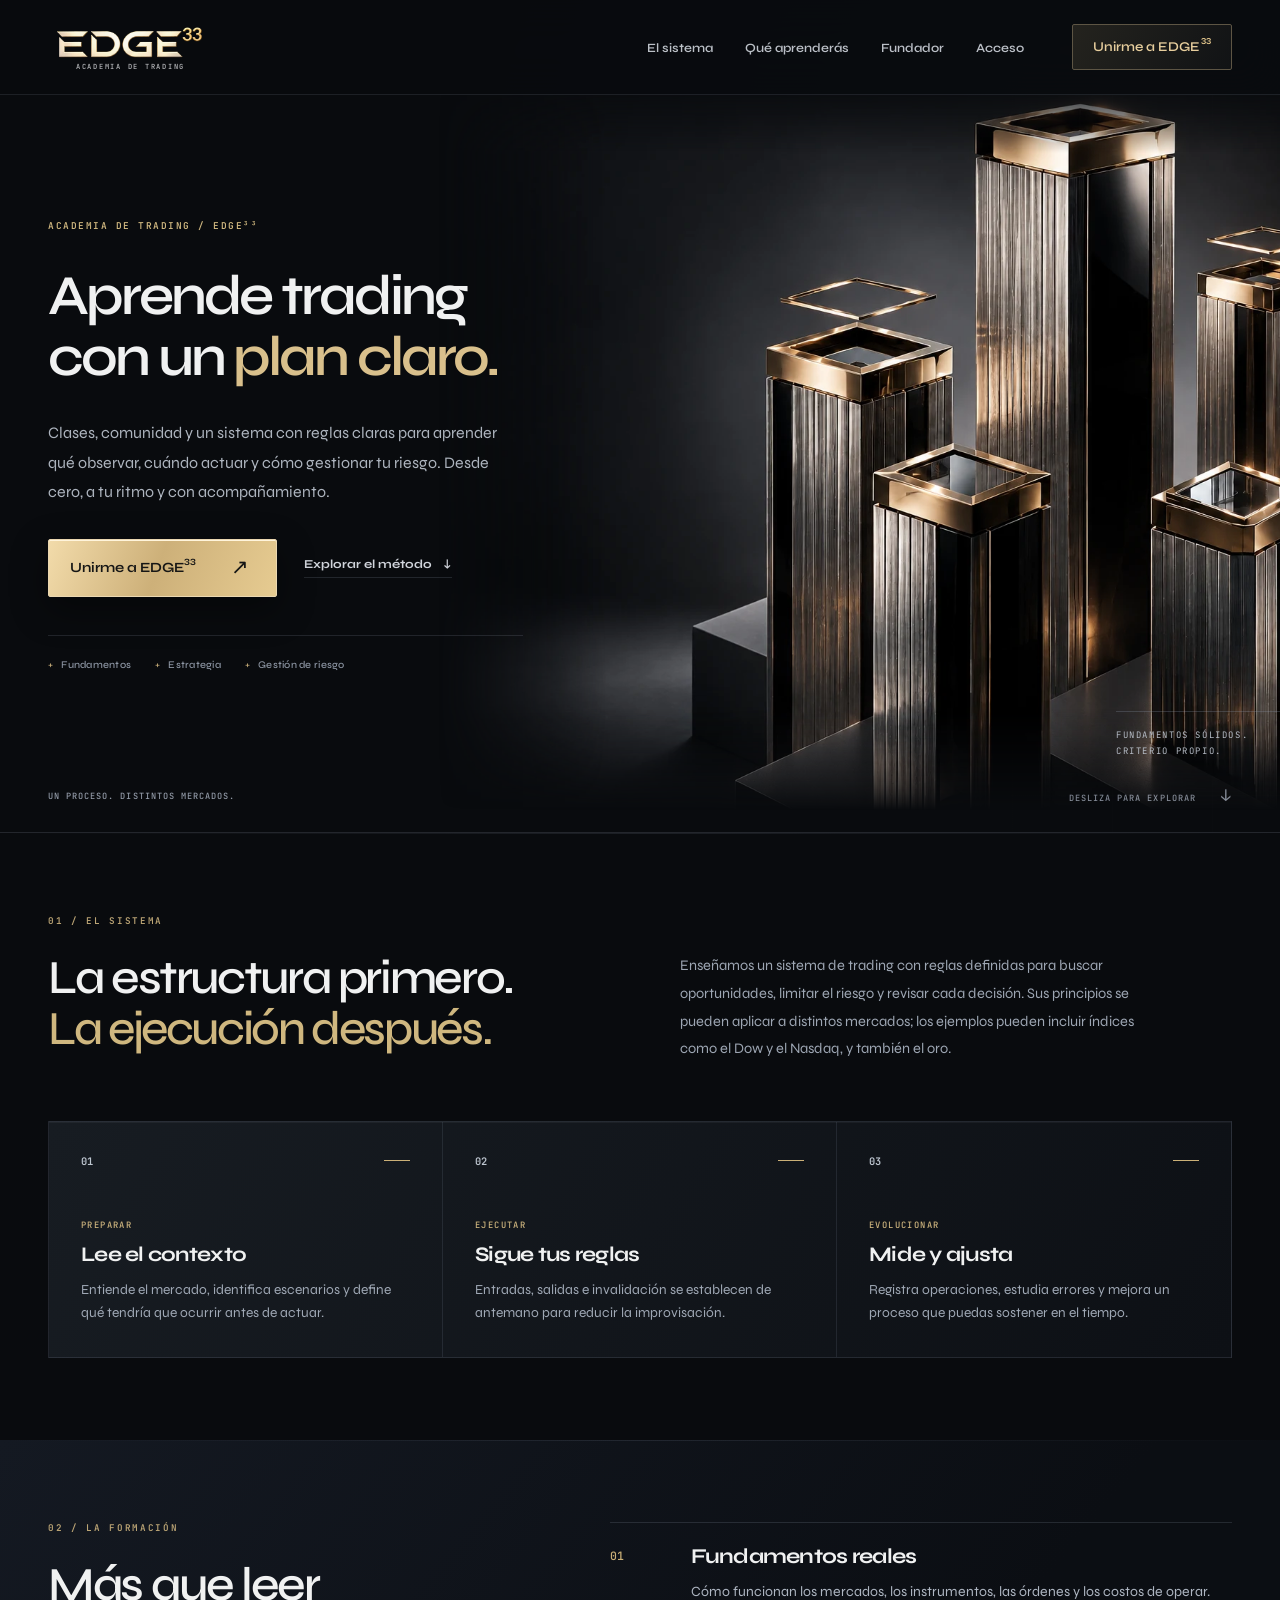
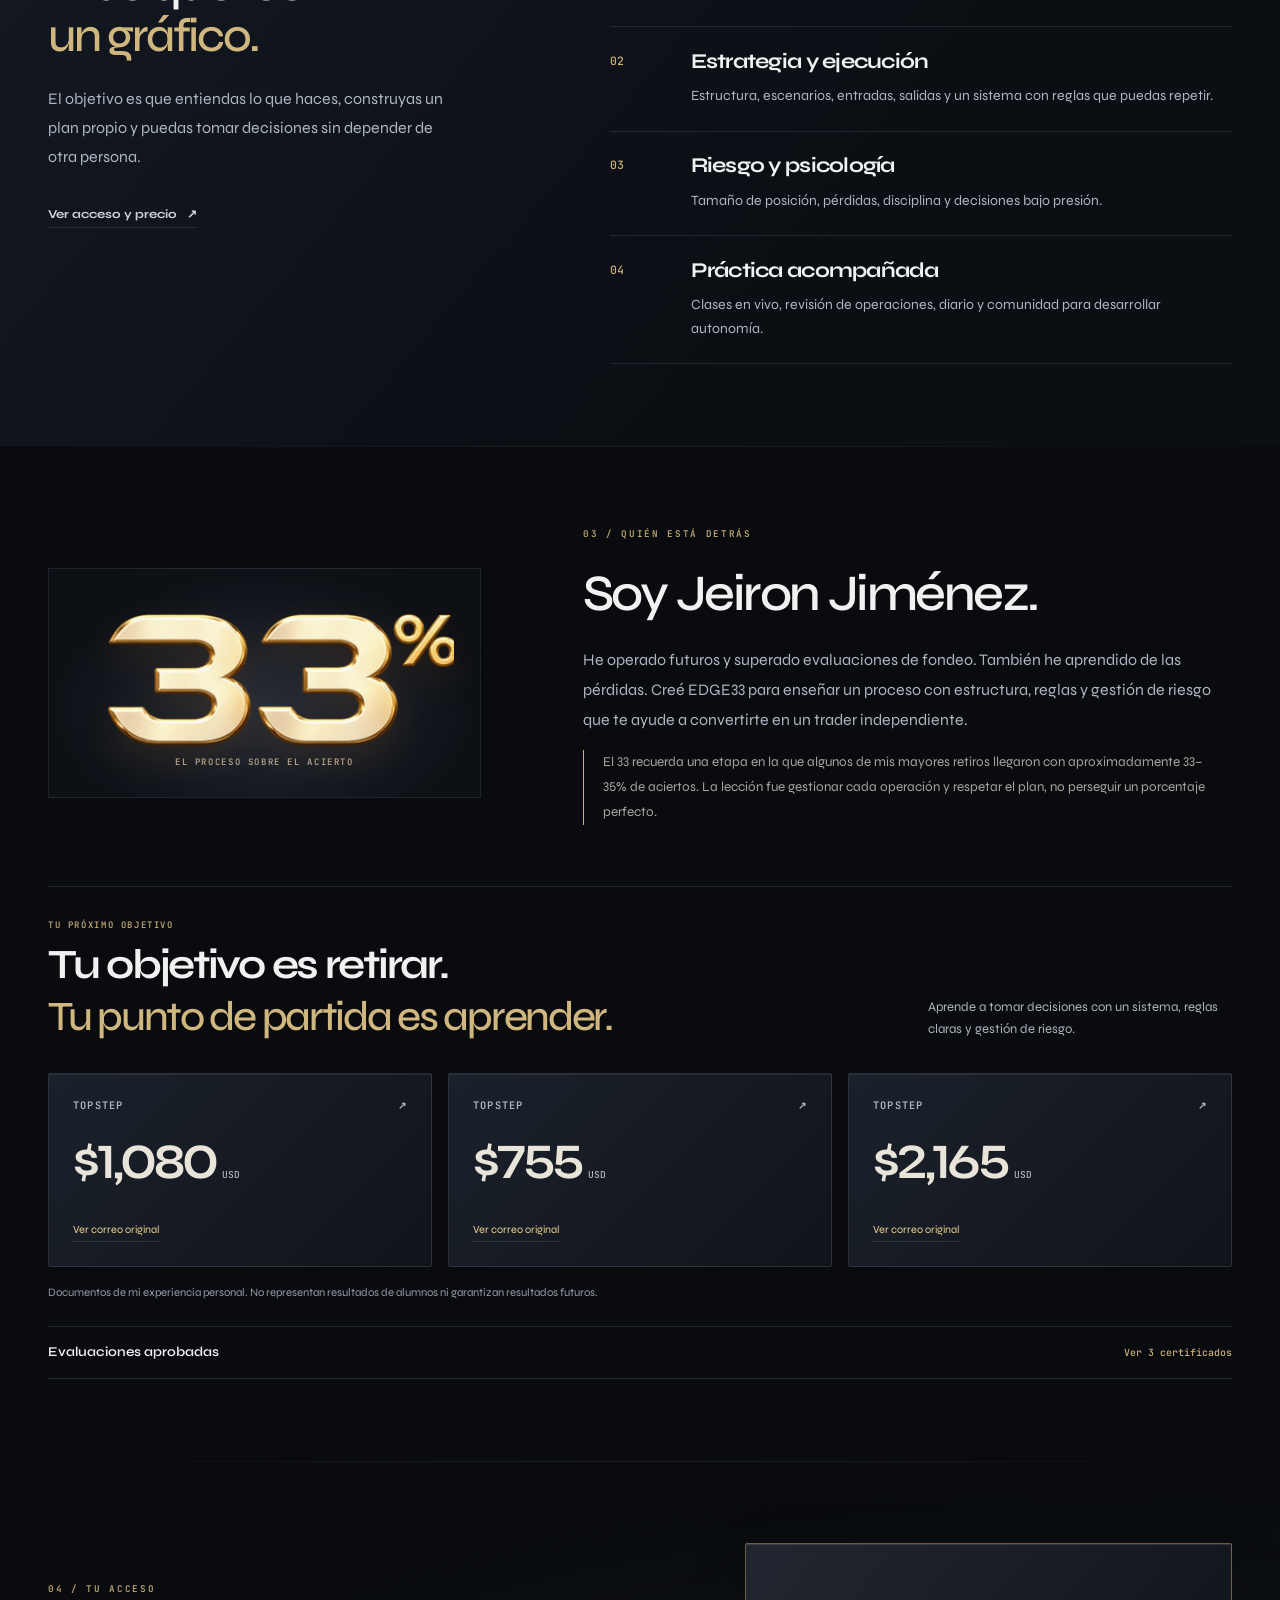
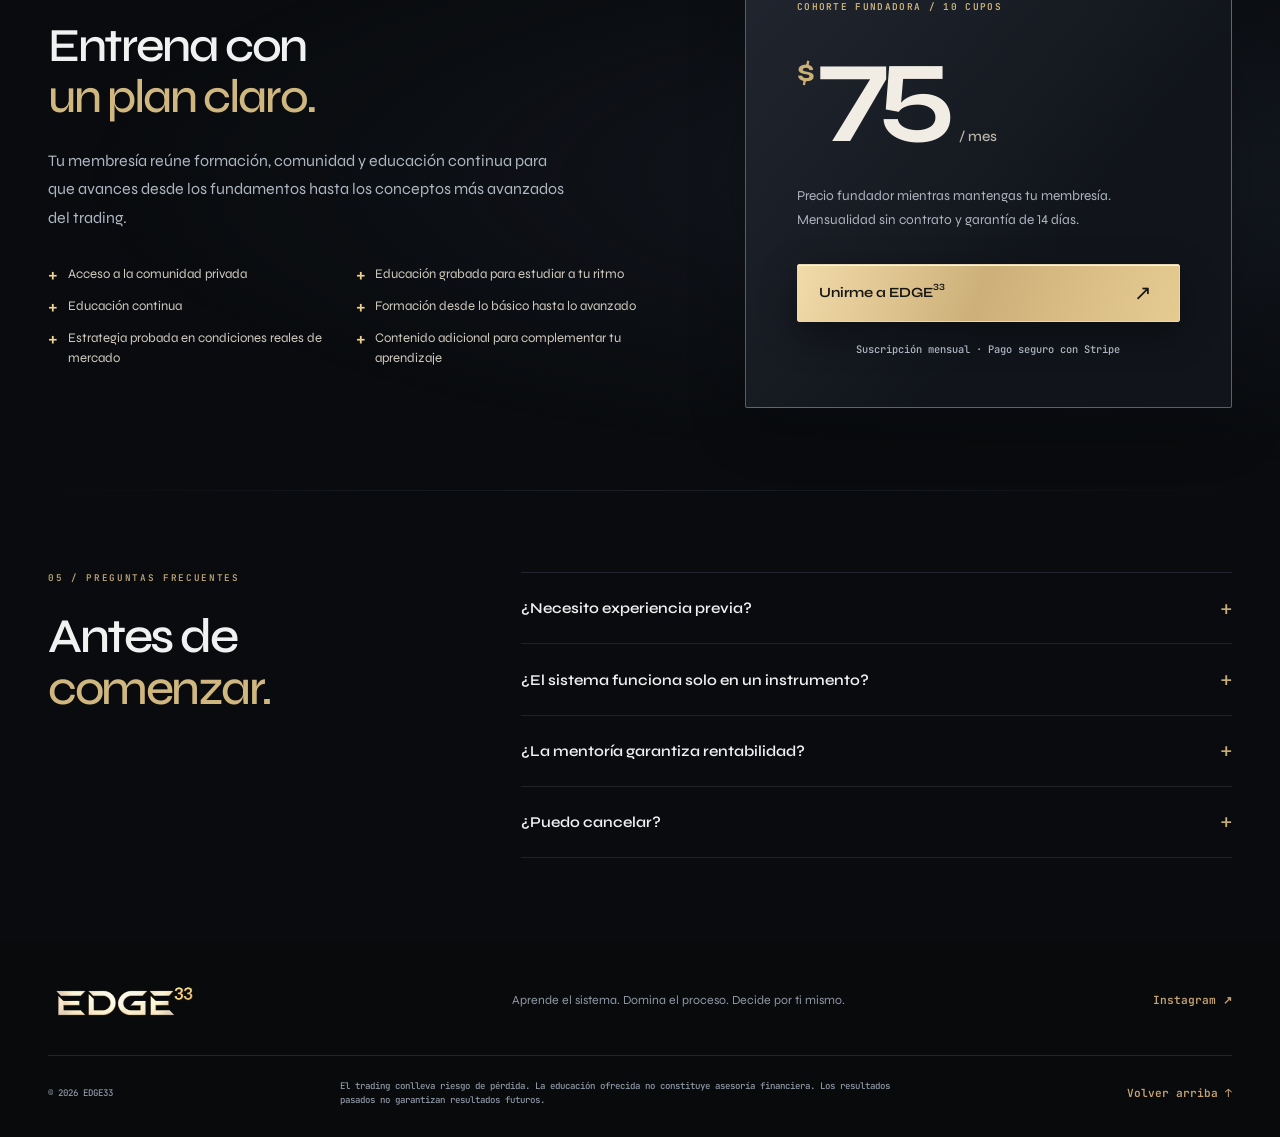
<file: index.html>
<!doctype html>
<html lang="es">
<head>
  <meta charset="utf-8" />
  <meta name="viewport" content="width=device-width, initial-scale=1" />
  <meta name="theme-color" content="#090b0e" />
  <title>EDGE33 — Aprende trading con un plan claro.</title>
  <meta name="description" content="EDGE33 es una academia de trading para aprender fundamentos, un sistema con estructura y reglas claras, gestión de riesgo y el criterio para operar de forma independiente en distintos mercados." />
  <meta name="keywords" content="EDGE33, academia de trading, sistema de trading, gestión de riesgo, trader independiente, futuros, índices, oro" />
  <meta property="og:type" content="website" />
  <meta property="og:title" content="EDGE33 — Aprende trading con un plan claro." />
  <meta property="og:description" content="Fundamentos, reglas claras y gestión de riesgo para formar traders independientes." />
  <link rel="canonical" href="https://edge33.net/" />
  <meta property="og:url" content="https://edge33.net/" />
  <meta property="og:image" content="https://edge33.net/assets/images/edge33-structural-metal-clean.webp" />
  <meta property="og:image:width" content="1536" />
  <meta property="og:image:height" content="1024" />
  <meta name="twitter:card" content="summary_large_image" />
  <meta name="twitter:image" content="https://edge33.net/assets/images/edge33-structural-metal-clean.webp" />
  <link rel="icon" type="image/svg+xml" href="assets/images/edge33-favicon.svg" />
  <link rel="apple-touch-icon" href="assets/images/edge33-apple-touch-icon.png" />
  <link rel="preload" href="assets/fonts/syne-latin.woff2" as="font" type="font/woff2" crossorigin />
  <link rel="preload" href="assets/images/edge33-structural-metal-clean.webp" as="image" fetchpriority="high" />
  <link rel="stylesheet" href="edge33.css" />
  <link rel="stylesheet" href="edge33-champagne.css" />
  <link rel="stylesheet" href="edge33-metal.css" />

</head>
<body>
  <a class="skip-link" href="#contenido">Saltar al contenido</a>
  <header class="site-header" id="siteHeader">
    <div class="shell header-inner">
      <a class="brand" href="#inicio" aria-label="EDGE33, ir al inicio"><picture><source srcset="assets/images/edge33-wordmark.webp" type="image/webp" /><img src="assets/images/edge33-wordmark.png" width="1800" height="390" alt="EDGE33" /></picture><span>ACADEMIA DE TRADING</span></a>
      <nav class="desktop-nav" aria-label="Navegación principal"><a href="#sistema">El sistema</a><a href="#programa">Qué aprenderás</a><a href="#fundador">Fundador</a><a href="#acceso">Acceso</a></nav>
      <a class="header-cta" href="https://buy.stripe.com/aFaeVd0llaqQ7H94c9afS00" target="_blank" rel="noopener" data-loc="header">Unirme a EDGE<sup class="brand-exponent">33</sup></a>
      <button class="menu-toggle" id="menuToggle" type="button" aria-label="Abrir menú" aria-controls="mobileNav" aria-expanded="false"><span></span><span></span></button>
    </div>
    <nav class="mobile-nav" id="mobileNav" aria-label="Navegación móvil" hidden><a href="#sistema">El sistema</a><a href="#programa">Qué aprenderás</a><a href="#fundador">Fundador</a><a href="#acceso">Acceso</a><a href="https://buy.stripe.com/aFaeVd0llaqQ7H94c9afS00" target="_blank" rel="noopener" data-loc="menu">Inscribirme a EDGE33 ↗</a></nav>
  </header>

  <main id="contenido">
    <section class="hero" id="inicio" aria-labelledby="heroTitle">
      <div class="hero-glow" aria-hidden="true"></div>
      <div class="shell hero-grid">
        <div class="hero-copy">
          <p class="eyebrow">ACADEMIA DE TRADING / EDGE³³</p>
          <h1 id="heroTitle">Aprende trading<br />con un <span class="hero-highlight">plan claro.</span></h1>
          <p class="hero-lead">Clases, comunidad y un sistema con reglas claras para aprender qué observar, cuándo actuar y cómo gestionar tu riesgo. Desde cero, a tu ritmo y con acompañamiento.</p>
          <div class="hero-actions"><a class="button button-primary" href="https://buy.stripe.com/aFaeVd0llaqQ7H94c9afS00" target="_blank" rel="noopener" data-loc="hero" aria-label="Unirme a EDGE33"><span class="button-label">Unirme a EDGE<sup class="brand-exponent">33</sup></span><span class="button-icon" aria-hidden="true">↗</span></a><a class="text-link" href="#sistema">Explorar el método <span aria-hidden="true">↓</span></a></div>
          <div class="hero-proof" aria-label="Pilares de la formación"><span>Fundamentos</span><span>Estrategia</span><span>Gestión de riesgo</span></div>
        </div>
        <div class="hero-art">
<div class="hero-art-media" id="heroArt">
            <img src="assets/images/edge33-structural-metal-clean.webp" width="1536" height="1024" alt="Pilares arquitectónicos de metal cepillado con marcos dorados sobre fondo grafito" fetchpriority="high" />
<span class="candle-neon candle-neon--halo" aria-hidden="true"></span>
</div>
          <span class="metal-caption" aria-hidden="true">FUNDAMENTOS SÓLIDOS.<br />CRITERIO PROPIO.</span>
        </div>
      </div>
      <div class="hero-bottom shell"><span>Un proceso. Distintos mercados.</span><span>DESLIZA PARA EXPLORAR <b aria-hidden="true">↓</b></span></div>
    </section>

    <section class="system section" id="sistema" aria-labelledby="systemTitle"><div class="shell">
      <div class="section-heading"><p class="eyebrow">01 / EL SISTEMA</p><h2 id="systemTitle">La estructura primero.<br /><em>La ejecución después.</em></h2><p>Enseñamos un sistema de trading con reglas definidas para buscar oportunidades, limitar el riesgo y revisar cada decisión. Sus principios se pueden aplicar a distintos mercados; los ejemplos pueden incluir índices como el Dow y el Nasdaq, y también el oro.</p></div>
      <div class="system-flow" aria-label="Tres etapas del sistema">
        <article class="flow-step"><span class="flow-index">01 <i></i></span><div><span class="flow-label">PREPARAR</span><h3>Lee el contexto</h3><p>Entiende el mercado, identifica escenarios y define qué tendría que ocurrir antes de actuar.</p></div></article>
        <article class="flow-step"><span class="flow-index">02 <i></i></span><div><span class="flow-label">EJECUTAR</span><h3>Sigue tus reglas</h3><p>Entradas, salidas e invalidación se establecen de antemano para reducir la improvisación.</p></div></article>
        <article class="flow-step"><span class="flow-index">03 <i></i></span><div><span class="flow-label">EVOLUCIONAR</span><h3>Mide y ajusta</h3><p>Registra operaciones, estudia errores y mejora un proceso que puedas sostener en el tiempo.</p></div></article>
      </div>
    </div></section>

    <section class="program section" id="programa" aria-labelledby="programTitle"><div class="shell program-grid">
      <div class="program-intro"><p class="eyebrow">02 / LA FORMACIÓN</p><h2 id="programTitle">Más que leer<br /><em>un gráfico.</em></h2><p>El objetivo es que entiendas lo que haces, construyas un plan propio y puedas tomar decisiones sin depender de otra persona.</p><a class="text-link" href="#acceso">Ver acceso y precio <span aria-hidden="true">↗</span></a></div>
      <div class="program-list">
        <article><span>01</span><div><h3>Fundamentos reales</h3><p>Cómo funcionan los mercados, los instrumentos, las órdenes y los costos de operar.</p></div></article>
        <article><span>02</span><div><h3>Estrategia y ejecución</h3><p>Estructura, escenarios, entradas, salidas y un sistema con reglas que puedas repetir.</p></div></article>
        <article><span>03</span><div><h3>Riesgo y psicología</h3><p>Tamaño de posición, pérdidas, disciplina y decisiones bajo presión.</p></div></article>
        <article><span>04</span><div><h3>Práctica acompañada</h3><p>Clases en vivo, revisión de operaciones, diario y comunidad para desarrollar autonomía.</p></div></article>
      </div>
    </div></section>

    <section class="founder section" id="fundador" aria-labelledby="founderTitle"><div class="shell founder-grid">
      <div class="founder-mark" aria-hidden="true"><img src="assets/images/edge33-premium-33-percent.webp" width="1500" height="600" alt="" loading="lazy" /><small>EL PROCESO SOBRE EL ACIERTO</small></div>
      <div class="founder-copy"><p class="eyebrow">03 / QUIÉN ESTÁ DETRÁS</p><h2 id="founderTitle">Soy Jeiron Jiménez.</h2><p>He operado futuros y superado evaluaciones de fondeo. También he aprendido de las pérdidas. Creé EDGE33 para enseñar un proceso con estructura, reglas y gestión de riesgo que te ayude a convertirte en un trader independiente.</p><p class="founder-note">El 33 recuerda una etapa en la que algunos de mis mayores retiros llegaron con aproximadamente 33–35% de aciertos. La lección fue gestionar cada operación y respetar el plan, no perseguir un porcentaje perfecto.</p></div>
    </div>
    <div class="shell experience">
      <div class="experience-heading"><div><p class="eyebrow">TU PRÓXIMO OBJETIVO</p><h3 class="experience-title"><span>Tu objetivo es retirar.</span><em>Tu punto de partida es aprender.</em></h3></div><p>Aprende a tomar decisiones con un sistema, reglas claras y gestión de riesgo.</p></div>
      <div class="payout-grid" aria-label="Correos de solicitudes de retiro">
        <button type="button" class="evidence-card" data-evidence="assets/images/topstep-payout-request-1080.jpg" data-caption="Topstep · Solicitud de retiro de $1,080 USD" aria-label="Ver correo de Topstep: solicitud de retiro de 1,080 dólares"><span class="evidence-provider">TOPSTEP <span aria-hidden="true">↗</span></span><strong>$1,080<small> USD</small></strong><span class="evidence-link">Ver correo original</span></button>
        <button type="button" class="evidence-card" data-evidence="assets/images/topstep-payout-request-755.jpg" data-caption="Topstep · Solicitud de retiro de $755 USD" aria-label="Ver correo de Topstep: solicitud de retiro de 755 dólares"><span class="evidence-provider">TOPSTEP <span aria-hidden="true">↗</span></span><strong>$755<small> USD</small></strong><span class="evidence-link">Ver correo original</span></button>
        <button type="button" class="evidence-card" data-evidence="assets/images/topstep-payout-request-2165.jpg" data-caption="Topstep · Solicitud de retiro de $2,165 USD" aria-label="Ver correo de Topstep: solicitud de retiro de 2,165 dólares"><span class="evidence-provider">TOPSTEP <span aria-hidden="true">↗</span></span><strong>$2,165<small> USD</small></strong><span class="evidence-link">Ver correo original</span></button>
      </div>
      <p class="evidence-note">Documentos de mi experiencia personal. No representan resultados de alumnos ni garantizan resultados futuros.</p>
      <details class="certificate-gallery"><summary>Evaluaciones aprobadas <span>Ver 3 certificados</span></summary><div class="certificate-grid">
        <button type="button" class="certificate-card" data-evidence="assets/images/cert-topstep.webp" data-caption="Topstep · Certificado de evaluación aprobada" aria-label="Ampliar certificado de Topstep"><img src="assets/images/cert-topstep.webp" width="640" height="495" alt="Certificado de Topstep de Jeiron" loading="lazy" /><span>Topstep<span aria-hidden="true">↗</span></span></button>
        <button type="button" class="certificate-card" data-evidence="assets/images/cert-alpha.webp" data-caption="Alpha Futures · Certificado de evaluación aprobada" aria-label="Ampliar certificado de Alpha Futures"><img src="assets/images/cert-alpha.webp" width="640" height="484" alt="Certificado de Alpha Futures de Jeiron" loading="lazy" /><span>Alpha Futures<span aria-hidden="true">↗</span></span></button>
        <button type="button" class="certificate-card" data-evidence="assets/images/cert-lucid.png" data-caption="Lucid Trading · LucidFlex 50K · Evaluación aprobada" aria-label="Ampliar certificado de Lucid Trading"><img src="assets/images/cert-lucid.png" width="1500" height="1075" alt="Certificado de Lucid Trading: evaluación LucidFlex 50K completada por JEIRONE33" loading="lazy" /><span>Lucid Trading<span aria-hidden="true">↗</span></span></button>
      </div></details>
    </div></section>

    <section class="access section" id="acceso" aria-labelledby="accessTitle"><div class="shell access-grid">
      <div class="access-intro"><p class="eyebrow">04 / TU ACCESO</p><h2 id="accessTitle">Entrena con<br /><em>un plan claro.</em></h2><p>Tu membresía reúne formación, comunidad y educación continua para que avances desde los fundamentos hasta los conceptos más avanzados del trading.</p><div class="access-points" role="list" aria-label="Beneficios de la membresía"><span role="listitem">Acceso a la comunidad privada</span><span role="listitem">Educación grabada para estudiar a tu ritmo</span><span role="listitem">Educación continua</span><span role="listitem">Formación desde lo básico hasta lo avanzado</span><span role="listitem">Estrategia probada en condiciones reales de mercado</span><span role="listitem">Contenido adicional para complementar tu aprendizaje</span></div></div>
      <div class="price-card"><span class="price-tag">COHORTE FUNDADORA / 10 CUPOS</span><div class="price"><span>$</span>75<small>/ mes</small></div><p>Precio fundador mientras mantengas tu membresía. Mensualidad sin contrato y garantía de 14 días.</p><a class="button button-primary" href="https://buy.stripe.com/aFaeVd0llaqQ7H94c9afS00" target="_blank" rel="noopener" data-loc="price" aria-label="Unirme a EDGE33"><span class="button-label">Unirme a EDGE<sup class="brand-exponent">33</sup></span><span class="button-icon" aria-hidden="true">↗</span></a><span class="checkout-note">Suscripción mensual · Pago seguro con Stripe</span></div>
    </div></section>

    <section class="faq section" id="faq" aria-labelledby="faqTitle"><div class="shell faq-grid">
      <div><p class="eyebrow">05 / PREGUNTAS FRECUENTES</p><h2 id="faqTitle">Antes de<br /><em>comenzar.</em></h2></div>
      <div class="faq-list">
        <details><summary>¿Necesito experiencia previa?</summary><p>No. Comenzamos con los fundamentos y avanzamos hacia la estrategia, la gestión del riesgo y la práctica. Sí necesitas tiempo para estudiar y ejecutar tu plan.</p></details>
        <details><summary>¿El sistema funciona solo en un instrumento?</summary><p>Enseñamos principios y reglas aplicables a distintos mercados. En clase podemos usar ejemplos de índices y oro, pero no tienes que limitarte a un solo instrumento.</p></details>
        <details><summary>¿La mentoría garantiza rentabilidad?</summary><p>No. Aprenderás un proceso diseñado para buscar consistencia y trabajar hacia la rentabilidad. Los resultados dependen de tu práctica, tus decisiones y el riesgo asumido; operar siempre implica posibilidad de pérdida.</p></details>
        <details><summary>¿Puedo cancelar?</summary><p>Sí. La membresía es mensual y sin contrato. La cohorte fundadora conserva su precio mientras mantenga activa su membresía.</p></details>
      </div>
    </div></section>

  </main>

  <footer class="footer"><div class="shell"><div class="footer-top"><a href="#inicio" aria-label="EDGE33, volver arriba"><picture><source srcset="assets/images/edge33-wordmark.webp" type="image/webp" /><img src="assets/images/edge33-wordmark.png" width="1800" height="390" alt="EDGE33" loading="lazy" /></picture></a><p>Aprende el sistema. Domina el proceso. Decide por ti mismo.</p><a href="https://www.instagram.com/wgmentorship" target="_blank" rel="noopener">Instagram ↗</a></div><div class="footer-bottom"><span>© 2026 EDGE33</span><p>El trading conlleva riesgo de pérdida. La educación ofrecida no constituye asesoría financiera. Los resultados pasados no garantizan resultados futuros.</p><a href="#inicio">Volver arriba ↑</a></div></div></footer>
  <dialog class="evidence-dialog" id="evidenceDialog" aria-labelledby="evidenceCaption"><div class="evidence-dialog-header"><p id="evidenceCaption"></p><button type="button" class="evidence-close" aria-label="Cerrar documento">Cerrar <span aria-hidden="true">×</span></button></div><div class="evidence-document"><img id="evidenceImage" alt="" /></div></dialog>
  <script src="app.js" defer></script>
</body>
</html>
</file>
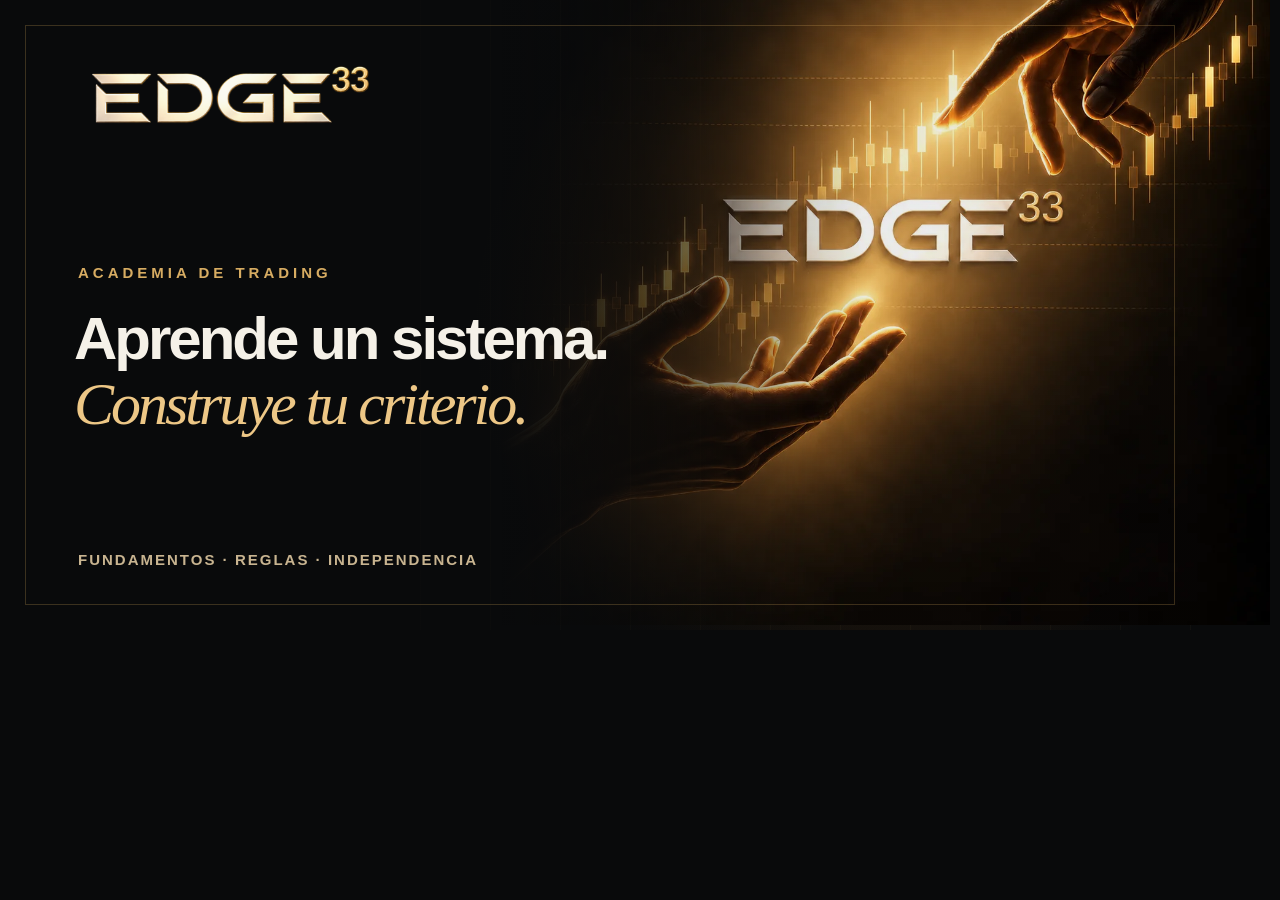
<file: og-cover.html>
<!doctype html>
<html lang="es"><head><meta charset="utf-8" /><style>
*{box-sizing:border-box}html,body{width:1200px;height:630px;margin:0}body{position:relative;overflow:hidden;background:#090a0b;color:#f5f1e8;font-family:Arial,sans-serif}
body::before{content:"";position:absolute;inset:0;background:radial-gradient(circle at 73% 52%,rgba(196,116,27,.28),transparent 43%),linear-gradient(90deg,rgba(224,179,100,.04) 1px,transparent 1px);background-size:auto,70px 70px}
.art{position:absolute;right:-70px;top:-145px;width:770px;height:770px;object-fit:cover;mask-image:linear-gradient(90deg,transparent 0,#000 40%)}
.shade{position:absolute;inset:0;background:linear-gradient(90deg,#090a0b 0%,rgba(9,10,11,.96) 29%,rgba(9,10,11,.08) 72%)}
.frame{position:absolute;inset:25px;border:1px solid rgba(225,178,96,.23)}
.brand{position:absolute;left:75px;top:58px;width:315px}
.eyebrow{position:absolute;left:78px;top:264px;color:#d7ac62;font:bold 15px Arial,sans-serif;letter-spacing:4px}
.title{position:absolute;left:74px;top:307px;width:760px;font:bold 60px/1.08 Arial,sans-serif;letter-spacing:-3px}
.title em{color:#edc786;font-family:Georgia,serif;font-weight:400}
.foot{position:absolute;left:78px;bottom:62px;color:#c8b490;font:600 15px Arial,sans-serif;letter-spacing:2px}
</style></head><body>
  <img class="art" src="assets/images/edge33-trading-concept.webp" alt="" />
  <div class="shade"></div><div class="frame"></div>
  <img class="brand" src="assets/images/edge33-wordmark.png" alt="" />
  <div class="eyebrow">ACADEMIA DE TRADING</div>
  <div class="title">Aprende un sistema.<br /><em>Construye tu criterio.</em></div>
  <div class="foot">FUNDAMENTOS · REGLAS · INDEPENDENCIA</div>
</body></html>
</file>
<file: edge33.css>
@font-face{font-family:Syne;src:url("assets/fonts/syne-latin.woff2") format("woff2");font-style:normal;font-weight:400 800;font-display:swap}
@font-face{font-family:"JetBrains Mono";src:url("assets/fonts/jetbrains-mono-latin.woff2") format("woff2");font-style:normal;font-weight:100 800;font-display:swap}
@font-face{font-family:"Cormorant Garamond";src:url("assets/fonts/cormorant-garamond-italic-latin.woff2") format("woff2");font-style:italic;font-weight:300 700;font-display:swap}
:root{--black:#090a0b;--panel:#101214;--panel-light:#151719;--white:#f5f1e8;--muted:#aaa9a4;--gold:#d7ac62;--gold-bright:#f5cd82;--line:rgba(231,195,128,.19);--mono:"JetBrains Mono",monospace;--display:Syne,Arial,sans-serif}
*,*::before,*::after{box-sizing:border-box}
html{scroll-behavior:smooth}
body{margin:0;overflow-x:hidden;background:var(--black);color:var(--white);font-family:var(--display);-webkit-font-smoothing:antialiased}
/* Syne trae números "antiguos" por defecto ("EDGE33" se veía con el 33 caído).
   El atajo `font:` que usan botones y etiquetas reinicia font-variant-numeric,
   por eso hace falta !important aquí y no basta con heredarlo de body. */
*,*::before,*::after{font-variant-numeric:lining-nums!important}
body::before{content:"";position:fixed;inset:0;z-index:-1;pointer-events:none;background:radial-gradient(ellipse 47vw 37vw at 90% 16%,rgba(179,102,27,.11),transparent 76%),radial-gradient(ellipse 46vw 36vw at 8% 62%,rgba(138,82,22,.07),transparent 76%),linear-gradient(90deg,transparent 49.94%,rgba(219,180,109,.025) 50%,transparent 50.06%);background-size:auto,auto,140px 140px}
::selection{background:#9b7033;color:#fff}
a{color:inherit;text-decoration:none}
button{font:inherit}
img{max-width:100%}
.shell{width:min(100% - 80px,1240px);margin-inline:auto}
.skip-link{position:absolute;left:-999px;top:12px;z-index:1000;padding:.8rem 1rem;background:var(--gold);color:#111}
.skip-link:focus{left:12px}
:focus-visible{outline:2px solid var(--gold-bright);outline-offset:4px}
.site-header{position:sticky;top:0;z-index:100;background:rgba(9,10,11,.86);backdrop-filter:blur(20px);border-bottom:1px solid rgba(255,255,255,.07);transition:background .3s,border-color .3s}
.site-header.scrolled{background:rgba(9,10,11,.96);border-color:var(--line)}
.header-inner{height:88px;display:flex;align-items:center;gap:3rem}
.brand{display:flex;flex-direction:column;align-items:center;gap:.22rem;flex:none}
.brand img,.brand picture{display:block;width:170px;height:auto}
.brand>span{font:500 .49rem var(--mono);letter-spacing:.2em;color:#bba57c;text-align:center}
.desktop-nav{display:flex;align-items:center;gap:clamp(1rem,2.5vw,2.8rem);margin-left:auto}
.desktop-nav a,.header-cta{font:600 .72rem var(--display);letter-spacing:.045em;text-transform:uppercase}
.desktop-nav a{color:#c1bfba;transition:color .2s}
.desktop-nav a:hover,.desktop-nav a.is-active{color:var(--gold-bright)}
.header-cta{border:1px solid var(--gold);padding:.95rem 1.2rem;white-space:nowrap;transition:background .2s,color .2s}
.header-cta:hover{background:var(--gold);color:#111}
.header-cta span{margin-left:1.2rem;color:var(--gold)}
.header-cta:hover span{color:#111}
.menu-toggle,.mobile-nav{display:none}
.hero{position:relative;isolation:isolate;overflow:hidden;border-bottom:1px solid var(--line)}
.hero::before{content:"";position:absolute;inset:0;z-index:-2;pointer-events:none;background:linear-gradient(90deg,rgba(233,194,126,.04) 1px,transparent 1px),linear-gradient(rgba(233,194,126,.04) 1px,transparent 1px);background-size:72px 72px;mask-image:linear-gradient(90deg,transparent 20%,black 100%);opacity:.45}
.hero-glow{position:absolute;z-index:-1;right:-10%;top:-20%;width:75vw;height:75vw;max-width:1200px;max-height:1200px;background:radial-gradient(circle,rgba(212,129,38,.27),rgba(124,68,20,.11) 35%,transparent 69%);filter:blur(52px);pointer-events:none;animation:glow-drift 13s ease-in-out infinite alternate}
@keyframes glow-drift{to{transform:translate(-3%,5%) scale(1.08);opacity:.78}}
.hero-grid{min-height:min(680px,calc(100svh - 88px));display:grid;grid-template-columns:minmax(0,1.06fr) minmax(0,.94fr);align-items:center;gap:clamp(1.5rem,4vw,5rem)}
.hero-copy{position:relative;z-index:2;padding:3.2rem 0 2.5rem}
.eyebrow{display:flex;align-items:center;gap:.65rem;margin:0 0 1.6rem;color:var(--gold);font:600 .67rem var(--mono);letter-spacing:.2em;text-transform:uppercase}
.status-dot{width:6px;height:6px;border-radius:50%;background:var(--gold-bright);box-shadow:0 0 15px var(--gold)}
h1,h2,h3,p{margin-top:0}
h1,h2{font-family:var(--display);letter-spacing:-.065em}
h1{font-size:clamp(3rem,4.6vw,5.8rem);font-weight:700;line-height:1.03;margin-bottom:1.5rem;max-width:850px}
h1 em,h2 em{font-family:"Cormorant Garamond",Georgia,serif;font-size:1.09em;font-weight:400;line-height:.9;color:var(--gold-bright);letter-spacing:-.035em}
.hero-lead{max-width:590px;color:#d2cec5;font-size:clamp(.99rem,1.2vw,1.14rem);line-height:1.8}
.hero-actions{display:flex;align-items:center;gap:2rem;margin:1.8rem 0 2.2rem}
.button{position:relative;isolation:isolate;display:inline-flex;align-items:center;justify-content:space-between;gap:1.8rem;min-height:62px;padding:.48rem .48rem .48rem 1.35rem;border:1px solid rgba(232,188,111,.65);border-radius:2px;font:750 .78rem var(--display);letter-spacing:.055em;text-transform:uppercase;white-space:nowrap;transition:transform .22s,border-color .22s,box-shadow .22s}
.button::before{content:"";position:absolute;inset:1px 1px auto;height:1px;background:linear-gradient(90deg,transparent,rgba(255,233,184,.35),transparent);pointer-events:none}
.button:hover{transform:translateY(-2px);border-color:#f3ca81}
.button-primary{background:linear-gradient(145deg,#272016,#121415 55%,#231a10);color:#f3e8d2;box-shadow:inset 0 1px rgba(255,228,176,.11),0 12px 30px rgba(0,0,0,.27),0 0 28px rgba(185,119,37,.08)}
.button-primary:hover{box-shadow:inset 0 1px rgba(255,228,176,.18),0 16px 34px rgba(0,0,0,.32),0 0 32px rgba(205,143,58,.22)}
.button-label{display:block;line-height:1.25}
.brand-exponent{position:relative;top:-.18em;margin-left:.06em;color:var(--gold-bright);font-size:.68em;line-height:0;letter-spacing:0;vertical-align:super}
.button-icon{display:grid;place-items:center;flex:none;width:44px;height:44px;border:1px solid rgba(255,231,182,.32);border-radius:1px;background:linear-gradient(140deg,#f5d79c,#d4a35b 58%,#a87537);color:#18130e;font:500 1.2rem var(--display);box-shadow:inset 0 1px rgba(255,248,222,.45),0 4px 15px rgba(0,0,0,.2);transition:background .22s,transform .22s}
.button:hover .button-icon{transform:translate(2px,-2px);background:linear-gradient(140deg,#ffe5ae,#e2b56c 58%,#b8843f)}
.text-link{display:inline-flex;align-items:center;gap:.65rem;padding-bottom:.35rem;border-bottom:1px solid var(--line);color:#e0d8c9;font-size:.8rem;font-weight:700;white-space:nowrap;transition:border-color .2s,color .2s}
.text-link:hover{border-color:var(--gold);color:var(--gold-bright)}
.hero-proof{display:flex;flex-wrap:wrap;gap:1.2rem 2.2rem;padding-top:1.4rem;border-top:1px solid var(--line);color:#d0ac6e;font:500 .61rem var(--mono);letter-spacing:.1em}
.hero-art{position:relative;align-self:stretch;display:flex;align-items:center;justify-content:center;min-width:0}
.hero-art-media{position:relative;flex:none;width:min(49vw,620px);aspect-ratio:1;max-width:none;opacity:.96;-webkit-mask-image:radial-gradient(ellipse 54% 53% at center,#000 38%,rgba(0,0,0,.92) 58%,rgba(0,0,0,.48) 79%,transparent 100%);mask-image:radial-gradient(ellipse 54% 53% at center,#000 38%,rgba(0,0,0,.92) 58%,rgba(0,0,0,.48) 79%,transparent 100%)}
.hero-art img{display:block;width:100%;height:100%;object-fit:cover;filter:saturate(.9)}
.art-coordinate{position:absolute;right:0;color:#a98755;font:500 .56rem var(--mono);letter-spacing:.16em}
.art-coordinate--top{top:12%}
.hero-bottom{display:flex;justify-content:space-between;align-items:center;padding:0 0 1.8rem;color:#b6a17e;font:500 .59rem var(--mono);letter-spacing:.12em;text-transform:uppercase}
.hero-bottom b{margin-left:1.2rem;font-size:1rem}
.section{position:relative;padding:clamp(4rem,6vw,6rem) 0;scroll-margin-top:88px}
.section::before{content:"";position:absolute;left:0;right:0;top:0;height:1px;background:linear-gradient(90deg,transparent,var(--line),transparent)}
h2{font-size:clamp(2.7rem,4.3vw,5rem);font-weight:650;line-height:1.08;margin-bottom:1.5rem}
.section-heading{max-width:920px;margin-bottom:3.3rem}
.section-heading>p:last-child{max-width:770px;color:#bbb8af;line-height:1.85;font-size:1rem}
.system{background:radial-gradient(circle at 8% 0,rgba(173,104,29,.11),transparent 32%)}
.system-flow{display:grid;grid-template-columns:repeat(3,1fr);border:1px solid var(--line);background:linear-gradient(140deg,rgba(33,26,17,.85),rgba(14,16,17,.92));box-shadow:0 25px 75px rgba(0,0,0,.22)}
.flow-step{min-height:235px;padding:1.8rem 2rem;display:flex;flex-direction:column;justify-content:space-between;border-right:1px solid var(--line);transition:background .25s}
.flow-step:last-child{border-right:0}
.flow-step:hover{background:rgba(210,145,57,.07)}
.flow-index{display:flex;align-items:center;justify-content:space-between;color:#b68b53;font:600 .75rem var(--mono)}
.flow-index i{display:block;width:26px;height:1px;background:var(--gold)}
.flow-label{color:#a88350;font:500 .6rem var(--mono);letter-spacing:.16em}
.flow-step h3,.program-list h3{font-size:1.32rem;letter-spacing:-.035em;margin:.65rem 0}
.flow-step p,.program-list p{color:#afada6;font-size:.88rem;line-height:1.7;margin-bottom:0}
.program{background:linear-gradient(100deg,rgba(255,255,255,.016),transparent 45%)}
.program-grid{display:grid;grid-template-columns:minmax(0,.85fr) minmax(0,1.15fr);gap:clamp(3rem,8vw,9rem)}
.program-intro{position:sticky;top:128px;align-self:start}
.program-intro>p:not(.eyebrow){color:#bcbab2;line-height:1.8;max-width:410px}
.program-intro .text-link{margin-top:1.2rem}
.program-list{border-top:1px solid var(--line)}
.program-list article{display:grid;grid-template-columns:55px 1fr;gap:1.6rem;padding:1.3rem .4rem 1.4rem 0;border-bottom:1px solid var(--line)}
.program-list article>span{padding-top:.3rem;color:#b68b53;font:500 .72rem var(--mono)}
.program-list h3{margin-top:0}
.founder{background:radial-gradient(ellipse at 36% 50%,rgba(188,118,40,.13),transparent 45%),#101112}
.founder-grid{display:grid;grid-template-columns:.8fr 1.2fr;align-items:center;gap:clamp(3rem,8vw,9rem)}
.founder-mark{position:relative;isolation:isolate;display:flex;flex-direction:column;align-items:center;justify-content:center;min-height:275px;padding:1.6rem;border:1px solid rgba(226,181,103,.3);background:radial-gradient(ellipse at 50% 40%,rgba(196,130,49,.17),transparent 66%),linear-gradient(135deg,#191611,#0d0e0f 68%);box-shadow:inset 0 1px rgba(255,226,172,.08),0 24px 60px rgba(0,0,0,.2)}
.founder-mark::before{content:"";position:absolute;inset:11px;border:1px solid rgba(225,181,105,.09);pointer-events:none}
.founder-mark img{display:block;width:min(100%,390px);height:auto;filter:drop-shadow(0 13px 16px rgba(156,89,27,.17))}
.founder-mark small{position:relative;margin-top:.35rem;color:#c5a36e;font:500 .56rem var(--mono);letter-spacing:.18em}
.founder-copy h2{font-size:clamp(2.6rem,4vw,4.6rem)}
.founder-copy>p:not(.eyebrow){max-width:630px;color:#c6c2b9;line-height:1.85}
.founder-note{padding-left:1.2rem;border-left:1px solid var(--gold);font-size:.84rem;color:#a8a59d!important}
.access{background:radial-gradient(circle at 87% 55%,rgba(170,91,25,.12),transparent 40%)}
.access-grid{display:grid;grid-template-columns:1fr .82fr;gap:clamp(3rem,8vw,8rem);align-items:center}
.access-intro>p:not(.eyebrow){max-width:520px;color:#bcbab2;line-height:1.8}
.access-points{display:grid;grid-template-columns:repeat(2,1fr);gap:.7rem 1.3rem;margin-top:2rem}
.access-points span{display:flex;align-items:start;gap:.6rem;color:#d1cbc0;font-size:.82rem;line-height:1.5}
.access-points span::before{content:"+";color:var(--gold-bright);font:600 1rem var(--mono)}
.price-card{position:relative;overflow:hidden;padding:clamp(2rem,4vw,3.2rem);border:1px solid rgba(226,180,105,.42);background:linear-gradient(150deg,#211910,#121314 58%);box-shadow:0 30px 80px rgba(0,0,0,.3)}
.price-card::before{content:"";position:absolute;width:350px;height:350px;right:-150px;top:-170px;border-radius:50%;background:rgba(226,163,76,.16);filter:blur(62px)}
.price-tag{position:relative;color:#dbb97e;font:600 .59rem var(--mono);letter-spacing:.14em}
.price{position:relative;display:flex;align-items:baseline;margin:2rem 0 1.4rem;font-size:clamp(5rem,9vw,7.5rem);font-weight:700;letter-spacing:-.1em;line-height:1}
.price>span{align-self:flex-start;margin:.7rem .2rem 0 0;color:var(--gold);font-size:2rem;letter-spacing:0}
.price small{margin-left:.9rem;color:#bfb9ad;font-size:.9rem;font-weight:500;letter-spacing:0}
.price-card>p{position:relative;max-width:400px;color:#bdb8af;font-size:.85rem;line-height:1.75}
.price-card .button{width:100%;margin-top:1.2rem}
.checkout-note{position:relative;display:block;margin:1.25rem auto 0;color:#aaa59b;font:500 .65rem var(--mono);text-align:center}
.faq{padding-top:4rem;padding-bottom:4.5rem}
.faq-grid{display:grid;grid-template-columns:.7fr 1.3fr;gap:clamp(3rem,7vw,8rem)}
.faq h2{font-size:clamp(2.6rem,3.8vw,4.4rem)}
.faq-list{border-top:1px solid var(--line)}
.faq-list details{border-bottom:1px solid var(--line)}
.faq-list summary{display:flex;align-items:center;justify-content:space-between;gap:1.5rem;padding:1.35rem 0;cursor:pointer;list-style:none;font-size:.94rem;font-weight:600}
.faq-list summary::-webkit-details-marker{display:none}
.faq-list summary::after{content:"+";color:var(--gold);font:400 1.3rem var(--mono)}
.faq-list details[open] summary::after{content:"−"}
.faq-list details p{max-width:590px;padding:0 1.5rem 1.3rem 0;margin:0;color:#b6b2a9;font-size:.85rem;line-height:1.75}
.footer{background:#08090a;padding:2.7rem 0 1.8rem}
.footer-top,.footer-bottom{display:flex;align-items:center;justify-content:space-between;gap:2rem}
.footer-top{padding-bottom:2.4rem}
.footer-top img,.footer-top picture{display:block;width:155px;height:auto}
.footer-top p{margin:0;color:#aaa69e;font-size:.77rem}
.footer-top>a:last-child,.footer-bottom a{color:#c7a471;font:600 .7rem var(--mono);white-space:nowrap}
.footer-bottom{padding-top:1.4rem;border-top:1px solid var(--line);color:#89867f;font:500 .57rem/1.6 var(--mono)}
.footer-bottom p{max-width:560px;margin:0}
@media(max-width:1080px){.desktop-nav{gap:1rem}.header-inner{gap:1.6rem}.hero-grid{grid-template-columns:1fr .8fr}.hero-art-media{width:min(58vw,640px)}.hero-copy h1{font-size:clamp(3rem,5.5vw,5rem)}}
@media(max-width:820px){
  .shell{width:min(100% - 40px,680px)}.header-inner{height:72px}.brand img,.brand picture{width:155px}.brand>span{font-size:.44rem}.desktop-nav,.header-cta{display:none}
  .menu-toggle{display:flex;flex-direction:column;justify-content:center;gap:6px;width:40px;height:40px;padding:7px;margin-left:auto;border:0;background:none;cursor:pointer}.menu-toggle span{width:100%;height:1px;background:var(--gold-bright);transition:transform .2s}.menu-toggle[aria-expanded="true"] span:first-child{transform:translateY(3.5px) rotate(45deg)}.menu-toggle[aria-expanded="true"] span:last-child{transform:translateY(-3.5px) rotate(-45deg)}
  .mobile-nav:not([hidden]){display:flex;flex-direction:column;gap:0;padding:0 20px 18px;background:#0e0f10;border-top:1px solid var(--line)}.mobile-nav a{display:block;padding:1rem .25rem;border-bottom:1px solid var(--line);font-size:.9rem}
  .hero-grid{display:flex;flex-direction:column;min-height:0;gap:0}.hero-copy{padding:4.5rem 0 0}.hero-copy h1{font-size:clamp(2.7rem,8.2vw,4.7rem)}.hero-art{width:100%;max-height:560px;min-height:330px;margin:-2rem auto -1rem}.hero-art-media{width:min(100%,610px)}.hero-proof{margin-bottom:.5rem}.art-coordinate{display:none}
  .section{padding:4.5rem 0}.system-flow{grid-template-columns:1fr}.flow-step{min-height:0;gap:2.4rem;padding:1.5rem;border-right:0;border-bottom:1px solid var(--line)}.flow-step:last-child{border-bottom:0}.program-grid,.founder-grid,.access-grid,.faq-grid{grid-template-columns:1fr;gap:2.8rem}.program-intro{position:static}.founder-mark{min-height:250px}.faq{padding:4.5rem 0}.footer-top,.footer-bottom{flex-wrap:wrap}.footer-top p{width:100%;order:3}
}
@media(max-width:520px){
  .shell{width:calc(100% - 36px)}.hero-copy{padding-top:3.5rem}.hero-copy h1{font-size:clamp(2.55rem,11vw,3.6rem);margin-bottom:1.3rem}.hero-lead{font-size:.94rem}.hero-actions{align-items:stretch;flex-direction:column;gap:1.3rem;margin:2rem 0 2.7rem}.button{justify-content:space-between;width:100%}.hero-proof{gap:.7rem 1.15rem;font-size:.5rem}.hero-art{min-height:280px;max-height:400px;margin:-1rem auto}.hero-bottom{font-size:.48rem;padding-bottom:1.2rem}.hero-bottom span:last-child{display:none}
  h2{font-size:clamp(2.4rem,9vw,3.35rem)}.section-heading{margin-bottom:2rem}.section-heading>p:last-child{font-size:.91rem}.flow-step{padding:1.3rem}.program-list article{grid-template-columns:36px 1fr;gap:.7rem}.founder-mark{min-height:220px}.access-points{grid-template-columns:1fr}.price-card{padding:1.6rem}.price-card .button{white-space:normal}.faq-list summary{font-size:.84rem}.footer-top,.footer-bottom{display:block}.footer-top p{margin:1rem 0}.footer-bottom p{margin:.8rem 0}
}
/* ── Neón en las velas del hero ──
   Las capas usan como máscara un mapa de solo las velas (sin manos ni texto).
   Dentro de cada capa, un haz de luz se desplaza en la dirección de la
   tendencia (abajo-izq. → arriba-der.): solo se anima transform, así corre
   en el compositor. .candle-neon--halo usa la máscara difuminada = resplandor. */
.candle-glow,
.candle-neon {
  position: absolute;
  inset: 0;
  overflow: hidden;
  pointer-events: none;
  mix-blend-mode: screen;
  -webkit-mask: url("assets/images/edge33-candles-mask.webp") center / 100% 100% no-repeat;
  mask: url("assets/images/edge33-candles-mask.webp") center / 100% 100% no-repeat;
}

.candle-neon--halo {
  -webkit-mask-image: url("assets/images/edge33-candles-halo.webp");
  mask-image: url("assets/images/edge33-candles-halo.webp");
  opacity: .55;
}

/* Las capas (y sus máscaras) se activan después de cargar la página:
   así no compiten con la imagen principal por el ancho de banda. */
.hero-art-media:not(.is-lit) .candle-glow,
.hero-art-media:not(.is-lit) .candle-neon { display: none; }

/* Respiración muy leve de todas las velas entre pulso y pulso */
.candle-glow {
  background: #ffcc73;
  opacity: 0;
  animation: candle-breathe 6.5s ease-in-out infinite alternate;
}

/* El haz: una banda perpendicular a la tendencia (64°) que la recorre */
.candle-neon::before {
  content: "";
  position: absolute;
  inset: -60%;
  background: linear-gradient(64deg,
    transparent 41%,
    rgba(255,170,60,.0) 43%,
    rgba(255,176,72,.55) 47%,
    rgba(255,240,200,.95) 50%,
    rgba(255,176,72,.55) 53%,
    rgba(255,170,60,0) 57%,
    transparent 59%);
  transform: translate(-34%, 17%);
  animation: candle-flow 7s cubic-bezier(.45,.05,.35,1) 1.2s infinite;
  will-change: transform, opacity;
}

/* Segundo haz más tenue y desfasado: el flujo se siente continuo, no un flash */
.candle-neon--halo::before {
  animation-delay: 1.35s;
}

@keyframes candle-flow {
  0%        { transform: translate(-34%, 17%); opacity: 0; }
  8%        { opacity: 1; }
  52%       { opacity: 1; }
  60%, 100% { transform: translate(34%, -17%); opacity: 0; }
}

@keyframes candle-breathe {
  from { opacity: 0; }
  to   { opacity: .16; }
}

/* Fuera de pantalla (app.js) o con "reducir movimiento": quieto */
.hero-art-media.is-paused .candle-glow,
.hero-art-media.is-paused .candle-neon::before { animation-play-state: paused; }

/* ── Botones de inscripción: la misma veta de neón que recorre las velas ──
   Banda oro/blanco a 64° (la inclinación de la tendencia) que cruza el botón
   y un glow que respira con ella. En el hero arranca justo cuando el haz
   termina de subir por las velas: la energía "llega" al botón. */
.button-primary {
  position: relative;
  overflow: hidden;
  isolation: isolate;
  animation: btn-glow 7s ease-in-out 5s infinite;
}

.button-primary::after {
  content: "";
  position: absolute;
  inset: -50% -40%;
  z-index: -1;
  background: linear-gradient(64deg,
    transparent 40%,
    rgba(255,236,190,0) 43%,
    rgba(255,240,205,.55) 47.5%,
    rgba(255,255,255,.95) 50%,
    rgba(255,240,205,.55) 52.5%,
    rgba(255,236,190,0) 57%,
    transparent 60%);
  transform: translateX(-62%);
  animation: btn-flow 7s cubic-bezier(.45,.05,.35,1) 5s infinite;
  pointer-events: none;
}

.price-card .button-primary,
.price-card .button-primary::after { animation-delay: 2.2s; }

/* El botón del header (contorno) recibe solo un destello tenue */
.header-cta { position: relative; overflow: hidden; isolation: isolate; }
.header-cta::after {
  content: "";
  position: absolute;
  inset: -60% -50%;
  z-index: -1;
  background: linear-gradient(64deg, transparent 44%, rgba(245,205,130,.28) 50%, transparent 56%);
  transform: translateX(-62%);
  animation: btn-flow 7s cubic-bezier(.45,.05,.35,1) 5.4s infinite;
  pointer-events: none;
}

@keyframes btn-flow {
  0%        { transform: translateX(-62%); opacity: 0; }
  4%        { opacity: 1; }
  30%       { opacity: 1; }
  34%, 100% { transform: translateX(62%); opacity: 0; }
}

@keyframes btn-glow {
  0%, 100% { box-shadow: inset 0 1px rgba(255,228,176,.11),0 12px 30px rgba(0,0,0,.27),0 0 28px rgba(185,119,37,.08); }
  16%      { box-shadow: inset 0 1px rgba(255,228,176,.18),0 12px 36px rgba(0,0,0,.3),0 0 32px rgba(245,190,95,.3); }
  40%      { box-shadow: inset 0 1px rgba(255,228,176,.11),0 12px 30px rgba(0,0,0,.27),0 0 28px rgba(185,119,37,.08); }
}

/* Al pasar el mouse: brillo sostenido, sin esperar el ciclo */
.button-primary:hover { animation:none;box-shadow:inset 0 1px rgba(255,228,176,.18),0 16px 34px rgba(0,0,0,.32),0 0 32px rgba(205,143,58,.22); }

@media(prefers-reduced-motion:reduce){html{scroll-behavior:auto}.hero-glow{animation:none}.button,.button-icon{transition:none}.candle-glow,.candle-neon{display:none}.button-primary,.button-primary::after,.header-cta::after{animation:none}.button-primary::after,.header-cta::after{opacity:0}}
/* Documentos del fundador: resumen compacto y originales bajo demanda. */
.experience{margin-top:3rem;padding-top:2rem;border-top:1px solid var(--line)}
.experience-heading{display:grid;grid-template-columns:minmax(0,1.8fr) minmax(0,.65fr);align-items:end;gap:2.5rem;margin-bottom:2rem}
.experience-heading .eyebrow{margin-bottom:.65rem;font-size:.56rem}
.experience-heading h3{margin:0;font-size:clamp(2rem,3.25vw,3.35rem);font-weight:650;line-height:1.12;letter-spacing:-.055em}
.experience-title>span,.experience-title>em{display:block}
.experience-title>em{margin-top:.14em;color:var(--gold-bright);font-family:"Cormorant Garamond",Georgia,serif;font-weight:400;font-size:1.08em;letter-spacing:-.025em}
.experience-title.is-reveal-ready>span,.experience-title.is-reveal-ready>em{opacity:0;transform:translateY(16px)}
.experience-title.is-revealed>span,.experience-title.is-revealed>em{animation:experience-arrive .8s cubic-bezier(.22,1,.36,1) both}
.experience-title.is-revealed>em{animation-delay:.16s}
@keyframes experience-arrive{from{opacity:0;transform:translateY(16px)}to{opacity:1;transform:translateY(0)}}
.experience-heading>p{max-width:300px;margin:0;color:var(--muted);font-size:.82rem;line-height:1.7}
.payout-grid{display:grid;grid-template-columns:repeat(3,minmax(0,1fr));gap:1rem}
.evidence-card{display:flex;flex-direction:column;align-items:flex-start;padding:1.5rem;text-align:left;color:var(--white);border:1px solid var(--line);background:linear-gradient(135deg,#201a12,#101214 75%);cursor:pointer;transition:border-color .2s,background .2s}
.evidence-card:hover{border-color:var(--gold);background:linear-gradient(135deg,#2c2215,#131516 75%)}
.evidence-provider{display:flex;justify-content:space-between;width:100%;color:var(--gold);font:600 .65rem var(--mono);letter-spacing:.12em}
.evidence-card strong{margin:1.3rem 0 .6rem;font-size:clamp(2.2rem,4vw,3.1rem);font-weight:650;letter-spacing:-.065em}
.evidence-card strong small{font:500 .6rem var(--mono);letter-spacing:0;color:var(--muted)}
.evidence-link{margin-top:1.3rem;color:var(--gold-bright);font-size:.68rem;border-bottom:1px solid var(--line);padding-bottom:.3rem}
.evidence-note{margin:1rem 0 1.5rem;max-width:880px;color:#99968e;font-size:.71rem;line-height:1.7}
.certificate-gallery{border-top:1px solid var(--line);border-bottom:1px solid var(--line)}
.certificate-gallery summary{display:flex;align-items:center;justify-content:space-between;gap:1rem;padding:1.1rem 0;cursor:pointer;list-style:none;font-size:.84rem;font-weight:600}
.certificate-gallery summary::-webkit-details-marker{display:none}
.certificate-gallery summary>span{color:var(--gold);font:500 .62rem var(--mono)}
.certificate-grid{display:grid;grid-template-columns:repeat(3,minmax(0,1fr));gap:1rem;padding-bottom:1.2rem}
.certificate-card{padding:0;border:1px solid var(--line);background:#0d0e0f;color:var(--white);text-align:left;cursor:pointer}
.certificate-card:hover{border-color:var(--gold)}
.certificate-card img{display:block;width:100%;height:auto;aspect-ratio:640/495;object-fit:contain;background:#0a0b0c}
.certificate-card>span{display:flex;justify-content:space-between;padding:.8rem 1rem;font-size:.72rem;color:#dcc598}
.evidence-dialog{width:min(940px,calc(100% - 28px));max-height:92svh;padding:0;border:1px solid var(--gold);background:#101214;color:var(--white);box-shadow:0 30px 120px #0008}
.evidence-dialog::backdrop{background:rgba(0,0,0,.86);backdrop-filter:blur(5px)}
.evidence-dialog-header{display:flex;align-items:center;justify-content:space-between;gap:1rem;padding:1rem 1.2rem;position:sticky;top:0;background:#101214;border-bottom:1px solid var(--line)}
.evidence-dialog-header p{margin:0;font-size:.78rem;line-height:1.5}
.evidence-close{flex:none;border:1px solid var(--line);padding:.65rem .8rem;background:#181a1b;color:var(--gold-bright);cursor:pointer;font-size:.75rem}
.evidence-close span{margin-left:.5rem}
.evidence-document{padding:1rem}
.evidence-document img{display:block;width:100%;height:auto}
@media(max-width:820px){.experience-heading{display:block}.experience-heading>p{margin-top:1rem}.evidence-card{padding:1.1rem}}
@media(max-width:520px){.payout-grid,.certificate-grid{grid-template-columns:1fr}.evidence-card{display:grid;grid-template-columns:1fr auto;gap:.7rem;padding:1.2rem}.evidence-provider{grid-column:1/-1}.evidence-card strong{margin:0;font-size:2.3rem}.evidence-link{grid-column:1/-1;margin:0;font-size:.68rem;justify-self:start}.certificate-gallery summary{font-size:.76rem}.certificate-gallery summary>span{font-size:.55rem}.evidence-dialog-header{padding:.8rem}.evidence-dialog-header p{font-size:.68rem}.evidence-document{padding:.4rem}}
@media(prefers-reduced-motion:reduce){.evidence-card{transition:none}.experience-title.is-reveal-ready>span,.experience-title.is-reveal-ready>em{opacity:1;transform:none}.experience-title.is-revealed>span,.experience-title.is-revealed>em{animation:none}}
</file>
<file: edge33-champagne.css>
/* Dirección de marca: negro, blanco cálido y dorado champán. */
:root{--black:#0b0b0c;--panel:#121214;--panel-light:#18181b;--white:#f5f3ed;--muted:#b8b6b0;--gold:#c5a66a;--gold-bright:#dfc28b;--line:rgba(197,166,106,.19)}
body::before{background:radial-gradient(ellipse 48vw 38vw at 90% 16%,rgba(197,166,106,.065),transparent 76%),radial-gradient(ellipse 46vw 36vw at 8% 62%,rgba(197,166,106,.035),transparent 76%)}
.site-header{background:rgba(11,11,12,.9)}
.site-header.scrolled{background:rgba(11,11,12,.97)}
.brand>span{color:var(--white);letter-spacing:.22em}
.desktop-nav a{color:#e0ded8;text-transform:none;font-size:.83rem;letter-spacing:0}
.header-cta{padding:.85rem 1.15rem;border-radius:5px;color:var(--gold-bright);text-transform:none;letter-spacing:0;font-size:.84rem}
.header-cta::after{display:none}
.header-cta:hover .brand-exponent{color:inherit}
.hero::before{background:linear-gradient(90deg,rgba(245,243,237,.04) 1px,transparent 1px),linear-gradient(rgba(245,243,237,.04) 1px,transparent 1px);background-size:84px 84px;opacity:.3}
.hero-glow{background:radial-gradient(circle,rgba(197,166,106,.14),rgba(197,166,106,.035) 38%,transparent 69%)}
.hero-grid{grid-template-columns:minmax(0,1.18fr) minmax(0,.82fr);gap:1.5rem;min-height:640px}
.hero-copy{padding:4rem 0 3rem}
.hero-copy .eyebrow{font-size:.61rem;letter-spacing:.16em;line-height:1.8}
.hero-copy h1{position:relative;width:max-content;max-width:76vw;font-size:clamp(3rem,4.3vw,4.8rem);letter-spacing:-.055em;line-height:1.08;white-space:nowrap}
.hero-highlight{color:var(--gold)}
.hero-lead{max-width:560px;color:#e0ded8;line-height:1.7}
.hero-art-media{width:min(60vw,760px);opacity:.88;mask-image:radial-gradient(ellipse 53% 53% at center,#000 34%,rgba(0,0,0,.9) 59%,rgba(0,0,0,.4) 79%,transparent 100%);-webkit-mask-image:radial-gradient(ellipse 53% 53% at center,#000 34%,rgba(0,0,0,.9) 59%,rgba(0,0,0,.4) 79%,transparent 100%)}
.hero-art img{filter:saturate(.72)}
.art-coordinate{display:none}
.candle-glow{opacity:.25}
.candle-neon{opacity:.35}
.hero-proof{color:var(--white);font:500 .75rem var(--display);letter-spacing:.025em;border-color:rgba(245,243,237,.13);gap:1rem 2rem}
.hero-bottom{color:#aaa8a1}
.button{border-radius:5px;min-height:60px;padding:.7rem 1.25rem;gap:1.7rem;text-transform:none;font:700 .95rem var(--display);letter-spacing:0}
.button::before{display:none}
.button-primary{background:var(--gold);color:#111113;border-color:var(--gold);box-shadow:0 8px 24px rgba(0,0,0,.18);animation:none}
.button-primary::after{display:none}
.button-primary:hover{background:#d3b679;border-color:#d3b679;box-shadow:0 10px 26px rgba(0,0,0,.24)}
.button-primary .brand-exponent{color:inherit}
.button-icon{width:30px;height:30px;border:0;background:transparent;box-shadow:none;color:inherit;font-size:1.4rem}
.button:hover .button-icon{background:transparent;transform:translateX(3px)}
.text-link{color:var(--white)}
h2 em,.experience-title>em{font-family:var(--display);font-style:normal;font-weight:600;font-size:1em;line-height:inherit;color:var(--gold);letter-spacing:inherit}
.system,.founder{background:var(--black)}
.system-flow{background:var(--panel);border-color:rgba(245,243,237,.12);box-shadow:none}
.flow-step{border-color:rgba(245,243,237,.12)}
.flow-index,.flow-label,.program-list article>span{color:var(--gold)}
.flow-step p,.program-list p,.section-heading>p:last-child,.program-intro>p:not(.eyebrow){color:#c4c2bc}
.founder-mark{background:var(--panel);border-color:var(--line);box-shadow:none}
.founder-mark::before{display:none}
.founder-note{border-color:var(--gold)}
.price-card{background:var(--panel);border-color:var(--gold);box-shadow:0 22px 64px rgba(0,0,0,.2)}
.price-card::before{background:rgba(197,166,106,.07)}
.evidence-card{background:var(--panel);border-color:rgba(245,243,237,.13)}
.evidence-card:hover{background:var(--panel-light)}
.access-points>span,.faq-list details{border-color:rgba(245,243,237,.13)}
@media(max-width:1080px){.hero-copy h1{font-size:clamp(2.8rem,4.4vw,4.1rem)}.header-inner{gap:1rem}.desktop-nav{gap:.8rem}.desktop-nav a{font-size:.72rem}.hero-art-media{width:65vw}}
@media(max-width:820px){.hero-grid{min-height:0;gap:0}.hero-copy{padding-top:3.5rem}.hero-copy h1{width:auto;max-width:100%;white-space:normal;font-size:clamp(2.7rem,7.4vw,4.4rem)}.hero-art-media{width:min(100%,660px)}.hero-art{margin:-1rem auto;min-height:330px}.hero-proof{font-size:.7rem}.hero-copy .eyebrow{font-size:.58rem}.experience-title>em{margin-top:.25em}}
@media(max-width:520px){.hero-copy h1{font-size:clamp(2.3rem,9.5vw,3.3rem)}.hero-copy{padding-top:3rem}.hero-copy .eyebrow{font-size:.5rem;letter-spacing:.08em}.hero-lead{font-size:.95rem}.hero-art{min-height:280px}.hero-proof{gap:.7rem 1rem;font-size:.65rem}.hero-actions{margin-bottom:1.8rem}.button{font-size:.88rem}.brand img,.brand picture{width:145px}.brand>span{font-size:.45rem}.experience-title>em{font-size:.9em}}
</file>
<file: edge33-metal.css>
/* EDGE³³ / Structural metal — isolated, unpublished design preview. */
:root{--black:#090b0e;--panel:#10141a;--panel-light:#171c24;--white:#f0f1f1;--muted:#adb3be;--gold:#cbb077;--gold-bright:#edcf92;--line:rgba(192,204,224,.14)}
body{background:var(--black)}
body::before{background:radial-gradient(ellipse at 90% 15%,rgba(106,128,166,.09),transparent 48%)}
.shell{width:min(100% - 96px,1320px)}
.site-header,.site-header.scrolled{background:rgba(9,11,14,.94);border-color:rgba(217,227,243,.1)}
.header-inner{height:94px}.brand img,.brand picture{width:165px}.brand>span{font-size:.44rem;letter-spacing:.25em;color:#b7b8bb}
.desktop-nav a{color:#bbc0c7;font-size:.79rem}.header-cta{border:1px solid #5d5544;border-radius:2px;color:#e7ce9d;background:linear-gradient(120deg,#24231e,#111315);padding:.9rem 1.25rem}
.hero{background:#090b0e;border-bottom:1px solid var(--line)}
.hero::before{inset:0 0 0 40%;background-size:100px 100px;opacity:.16;mask-image:linear-gradient(90deg,transparent,black)}
.hero-glow{display:none}
.hero-grid{position:relative;grid-template-columns:1.03fr 1fr;gap:0;min-height:690px;isolation:isolate}
.hero-copy{padding:4.5rem 0 4rem;z-index:3}
.hero-copy .eyebrow{font-size:.59rem;letter-spacing:.16em;color:#cfb77f;margin-bottom:2rem}
.hero-copy h1{font-size:clamp(3rem,4.4vw,4.8rem);font-weight:600;line-height:1.075;letter-spacing:-.055em;max-width:820px;width:max-content;white-space:normal;margin-bottom:1.9rem}
.hero-highlight{color:#d9c08c}
.hero-lead{max-width:460px;font-size:1rem;color:#adb4be;line-height:1.85}
.hero-actions{gap:1.7rem;margin-top:2rem;margin-bottom:2.4rem}
.button{border-radius:2px;min-height:58px;font-size:.88rem;font-weight:650;padding:.7rem 1.3rem;gap:1.8rem}
.button-primary{background:linear-gradient(110deg,#f2dbaa 0%,#cdb079 48%,#e6cb91 100%);color:#161615;border:1px solid #ead7b1;box-shadow:inset 0 1px #fff4db,0 12px 36px #0006;animation:none}
.button-primary:hover{background:#ebd4a5;border-color:#f5e2be;box-shadow:0 12px 32px #0008}
.button-icon{font-weight:400;font-size:1.3rem}.text-link{font-size:.76rem;color:#d0d4db}
.hero-proof{font-size:.64rem;font-weight:500;color:#8f98a6;gap:1.5rem;border-color:rgba(212,223,241,.12);max-width:475px;padding-top:1.4rem}
.hero-proof span::before{content:'+';color:#bca474;margin-right:.5rem}
.hero-art{position:absolute;inset:-15px -140px -25px 33%;z-index:-1;pointer-events:none}
.hero-art-media{width:100%;height:100%;aspect-ratio:auto;opacity:1;mask-image:linear-gradient(90deg,transparent 0%,#000 18%,#000 94%,transparent);-webkit-mask-image:linear-gradient(90deg,transparent 0%,#000 18%,#000 94%,transparent)}
.hero-art img{object-fit:cover;object-position:60% center;filter:none;mask-image:linear-gradient(0deg,transparent,#000 14%,#000 90%,transparent)}
.metal-caption{position:absolute;right:6%;bottom:7%;font:400 .56rem var(--mono);color:#b7bdc7;letter-spacing:.18em;padding-top:1rem;border-top:1px solid #8e99ae42;width:200px;line-height:1.7}
.hero-bottom{font-size:.54rem;color:#929aa7;padding-bottom:1.6rem}
.section{padding:82px 0}.section::before{background:linear-gradient(90deg,transparent,#c6d5f31a,transparent)}
h2{font-size:clamp(2.5rem,3.7vw,4rem);font-weight:550;letter-spacing:-.05em}
h2 em,.experience-title>em{color:#cfb77f;font-weight:500}
.eyebrow{color:#bca575;font-size:.58rem;letter-spacing:.18em}
.system,.founder{background:#090b0e}.system .section-heading{display:grid;grid-template-columns:1fr 1fr;column-gap:5rem;max-width:none;margin-bottom:2.7rem}.system .section-heading .eyebrow{grid-column:1 / -1}.system .section-heading h2{margin-bottom:0}.system .section-heading>p:last-child{align-self:center;max-width:470px;font-size:.91rem;color:#9da6b3;line-height:1.9}
.system-flow{background:linear-gradient(120deg,#171c22,#0d1015);border:1px solid #d2e1ff1a;box-shadow:inset 0 1px #ffffff0b}
.flow-step{padding:2rem;border-color:#c6d5f31a}.flow-index{font-size:.65rem;color:#bec6d0}.flow-label{font-size:.55rem;color:#cdb47e}.flow-step h3{font-size:1.3rem}.flow-step p{font-size:.86rem;color:#9fa8b5}
.program{background:linear-gradient(130deg,#141922,#0b0e13 65%)}.program-list article{border-color:#d6e0f01c}.program-list p,.program-intro>p:not(.eyebrow),.founder-copy>p:not(.eyebrow),.access-intro>p:not(.eyebrow){color:#aeb6c2}
.founder-mark{background:radial-gradient(ellipse at 50% 60%,#252b36,#0d1015 70%);border-color:#b0bfd51c;min-height:230px}.founder-mark small{color:#b9aa8c}
.evidence-card{background:linear-gradient(135deg,#1b212b,#10141a);border-color:#d5e2ff1c;border-radius:2px;box-shadow:inset 0 1px #fff1}.evidence-card strong{color:#e9e4d9}.evidence-provider{color:#aeb7c3}.experience-title{font-size:clamp(1.8rem,3.4vw,3.3rem)}.evidence-note{color:#929ba8}
.access{background:radial-gradient(ellipse at 85% 50%,#20273477,transparent 65%)}.price-card{border:1px solid #bda46c80;border-radius:2px;background:linear-gradient(130deg,#222630,#11151b 65%);box-shadow:inset 0 1px #e9d4a625,0 20px 60px #0003}.price-card::before{display:none}.price-tag{color:#cfb77f}.price{color:#f1ede4}.price-card>p,.checkout-note{color:#adb5c1}
.faq-list details{border-color:#d6e0f01c}.footer{background:#080a0c}.footer-top p,.footer-bottom{color:#8f98a5}
@media(min-width:1500px){.hero-art{right:-170px}.hero-grid{min-height:740px}}
@media(max-width:1100px){.shell{width:calc(100% - 64px)}.header-inner{gap:1.2rem}.desktop-nav{gap:1rem}.hero-copy h1{font-size:clamp(3rem,4.8vw,4rem)}.hero-art{left:31%;right:-180px}.hero-grid{min-height:650px}.hero-lead{max-width:390px}.hero-proof{max-width:390px;gap:1rem}.system .section-heading{gap:2rem}.hero-actions{gap:1rem}}
@media(max-width:820px){.shell{width:calc(100% - 40px)}.header-inner{height:80px}.hero-grid{display:flex;flex-direction:column;min-height:0}.hero-copy{padding:3.6rem 0 0;width:100%}.hero-copy h1{width:auto;max-width:100%;font-size:clamp(2.6rem,6.7vw,4.4rem);line-height:1.08}.hero-lead{max-width:500px}.hero-copy .eyebrow{font-size:.5rem;letter-spacing:.13em;margin-bottom:1.6rem}.hero-proof{max-width:100%}.hero-art{position:relative;inset:auto;width:calc(100% + 40px);height:390px;min-height:0;margin:-20px -20px 0;z-index:0}.hero-art-media{width:100%;mask-image:linear-gradient(0deg,transparent,#000 10%,#000 90%,transparent);-webkit-mask-image:linear-gradient(0deg,transparent,#000 10%,#000 90%,transparent)}.hero-art img{object-position:80% center}.metal-caption{right:25px;bottom:15px;font-size:.46rem}.hero-bottom{padding-top:1.2rem;line-height:1.6}.hero-bottom>span:last-child{display:none}.system .section-heading{display:block}.system .section-heading h2{margin-bottom:1.5rem}.section{padding:60px 0}.hero-actions{gap:1.2rem}.text-link{font-size:.7rem}.brand img,.brand picture{width:144px}.brand>span{font-size:.4rem}.header-cta{display:none}.flow-step{padding:1.7rem}.founder-mark{min-height:190px}}
@media(prefers-reduced-motion:no-preference){.hero-copy{animation:metal-enter .8s both}.hero-art{animation:metal-enter 1.2s .12s both}@keyframes metal-enter{from{opacity:0;transform:translateY(14px)}to{opacity:1;transform:translateY(0)}}}
</file>
